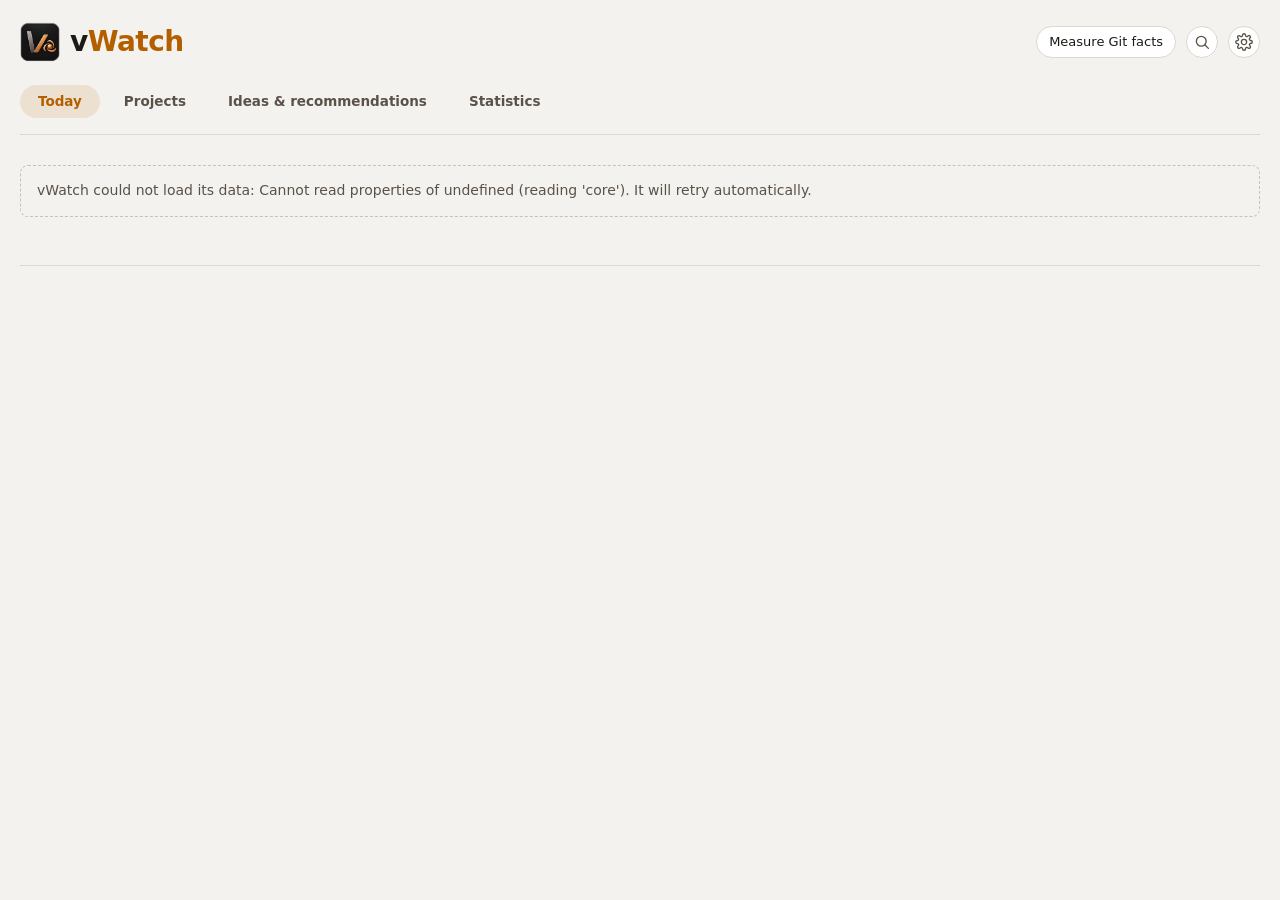
<file: ui/index.html>
<!doctype html>
<html lang="en">
<head>
<meta charset="utf-8">
<meta name="viewport" content="width=device-width, initial-scale=1">
<title>vWatch</title>
<link rel="icon" href="icons/favicon.ico" sizes="16x16 32x32 48x48 64x64">
<link rel="stylesheet" href="app.css">
</head>
<body>
<div class="wrap">
  <header class="top">
    <div class="brand"><h1><img class="brand-icon" src="icons/icon.png" width="40" height="40" alt="">v<span>Watch</span></h1><span class="date" id="date"></span></div>
    <div class="tools">
      <span class="fresh" id="fresh"></span>
      <details class="report-status" id="report-status" hidden>
        <summary id="report-status-summary"></summary>
        <div class="report-status-body" id="report-status-body"></div>
      </details>
      <button class="btn" id="refresh" type="button" data-i18n="Measure Git facts">Measure Git facts</button>
      <button class="icon-btn" type="button" data-search title="Search (Ctrl+K)" data-i18n-title="Search (Ctrl+K)" aria-label="Search" data-i18n-label="Search">
        <svg viewBox="0 0 24 24" width="18" height="18" aria-hidden="true"><circle cx="11" cy="11" r="6.5" fill="none" stroke="currentColor" stroke-width="1.8"/><path d="m16 16 4.5 4.5" fill="none" stroke="currentColor" stroke-width="1.8" stroke-linecap="round"/></svg>
      </button>
      <button class="icon-btn" type="button" data-open-settings title="Settings" data-i18n-title="Settings" aria-label="Settings" data-i18n-label="Settings">
        <svg viewBox="0 0 24 24" width="18" height="18" aria-hidden="true"><path fill="none" stroke="currentColor" stroke-width="1.8" stroke-linecap="round" stroke-linejoin="round" d="M12 15.5a3.5 3.5 0 1 0 0-7 3.5 3.5 0 0 0 0 7Z"/><path fill="none" stroke="currentColor" stroke-width="1.8" stroke-linecap="round" stroke-linejoin="round" d="M19.4 15a1.7 1.7 0 0 0 .3 1.8l.1.1a2 2 0 1 1-2.8 2.8l-.1-.1a1.7 1.7 0 0 0-1.8-.3 1.7 1.7 0 0 0-1 1.5V21a2 2 0 1 1-4 0v-.1a1.7 1.7 0 0 0-1.1-1.5 1.7 1.7 0 0 0-1.8.3l-.1.1a2 2 0 1 1-2.8-2.8l.1-.1a1.7 1.7 0 0 0 .3-1.8 1.7 1.7 0 0 0-1.5-1H3a2 2 0 1 1 0-4h.1a1.7 1.7 0 0 0 1.5-1.1 1.7 1.7 0 0 0-.3-1.8l-.1-.1a2 2 0 1 1 2.8-2.8l.1.1a1.7 1.7 0 0 0 1.8.3H9a1.7 1.7 0 0 0 1-1.5V3a2 2 0 1 1 4 0v.1a1.7 1.7 0 0 0 1 1.5 1.7 1.7 0 0 0 1.8-.3l.1-.1a2 2 0 1 1 2.8 2.8l-.1.1a1.7 1.7 0 0 0-.3 1.8V9a1.7 1.7 0 0 0 1.5 1H21a2 2 0 1 1 0 4h-.1a1.7 1.7 0 0 0-1.5 1Z"/></svg>
      </button>
    </div>
    <nav class="switch" aria-label="Sections" data-i18n-label="Sections">
      <button data-style="handover" aria-pressed="true" type="button" data-i18n="Today">Today</button>
      <button data-style="board" aria-pressed="false" type="button" data-i18n="Projects">Projects</button>
      <button data-style="ideas" aria-pressed="false" type="button" data-i18n="Ideas & recommendations">Ideas & recommendations</button>
      <button data-style="statistics" aria-pressed="false" type="button" data-i18n="Statistics">Statistics</button>
    </nav>
  </header>
  <main id="view"><p class="muted" style="margin-top:40px" data-i18n="Loading …">Loading …</p></main>
  <footer id="foot" class="pagefoot"></footer>
</div>
<div id="panel-root"></div>
<div id="search-root"></div>
<div id="round-root"></div>
<div id="task-root"></div>
<div id="toast" class="toast" role="status" aria-live="polite" hidden></div>
<script type="module" src="app.js"></script>
</body>
</html>
</file>
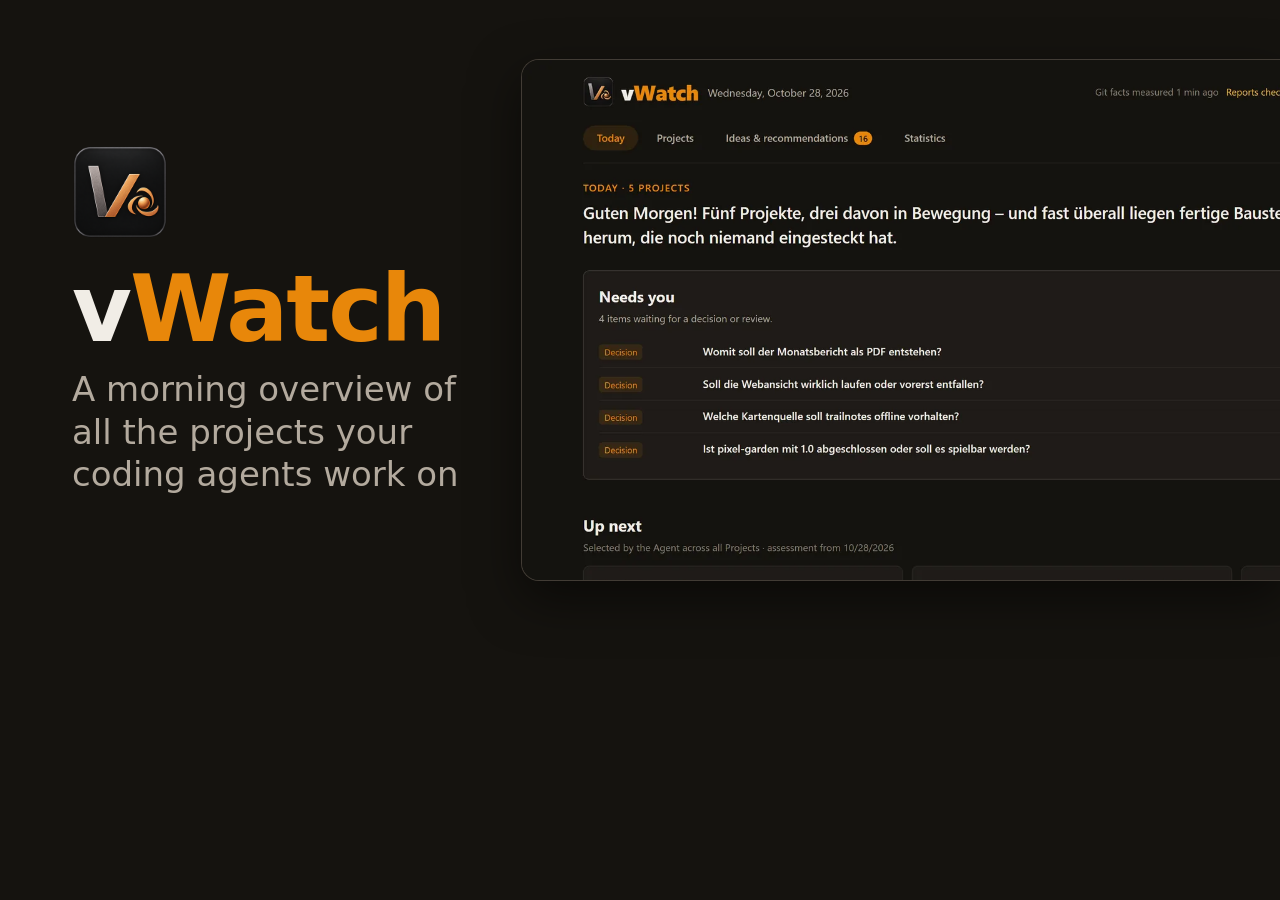
<file: scripts/readme-assets/social.html>
<!doctype html>
<html lang="en">
<head>
<meta charset="utf-8">
<title>vWatch social preview</title>
<style>
  html, body { margin: 0; }
  body {
    width: 1280px; height: 640px; overflow: hidden; box-sizing: border-box;
    background: #15130f; color: #f1ede6;
    font-family: "Segoe UI", system-ui, sans-serif;
    display: grid; grid-template-columns: 470px 1fr; align-items: center;
  }
  .text { padding: 0 0 0 72px; }
  .logo { width: 96px; height: 96px; }
  h1 { font-size: 92px; margin: 20px 0 12px; letter-spacing: -2px; line-height: 1; }
  h1 span { color: #e8870a; }
  p { font-size: 34px; line-height: 1.25; margin: 0; color: #b3aa9e; }
  .shot {
    justify-self: end; width: 760px; height: 520px; margin-right: -2px;
    border-radius: 18px 0 0 18px; overflow: hidden;
    box-shadow: 0 18px 50px rgba(0, 0, 0, .5); border: 1px solid #423c35; border-right: 0;
  }
  .shot img { width: 1100px; display: block; }
</style>
</head>
<body>
  <div class="text">
    <img class="logo" src="../../icons/icon.png" alt="">
    <h1>v<span>Watch</span></h1>
    <p>A morning overview of all the projects your coding agents work on</p>
  </div>
  <div class="shot"><img src="../../.github/assets/today.webp" alt=""></div>
</body>
</html>
</file>
<file: ui/app.css>
/* vWatch: Today, Projects, Ideas and Statistics share project records and owner actions. */
:root {
  --bg: #f4f2ee;
  --surface: #ffffff;
  --surface-2: #ebe7e0;
  --line: #ddd7ce;
  --line-2: #c9c1b5;
  --text: #1d1a16;
  --text-2: #5a5249;
  --text-3: #857b6f;
  --accent: #b35f00;
  --accent-soft: color-mix(in srgb, var(--accent) 12%, transparent);
  --on-accent: #fff8ef;
  --good: #1f8a4f;
  --warn: #a8740a;
  --info: #2f6fb8;
  --bad: #c2433a;
  --scrim: rgba(20, 16, 12, 0.35);
  --font-display: 'Bricolage Grotesque', 'Segoe UI', system-ui, sans-serif;
  --font-body: 'Geist', 'Segoe UI', system-ui, sans-serif;
  --font-mono: 'Geist Mono', ui-monospace, 'Cascadia Code', monospace;
  --r: 8px;
  color-scheme: light;
}
@media (prefers-color-scheme: dark) {
  :root {
    --bg: #15130f; --surface: #1e1b17; --surface-2: #26231e; --line: #2e2a25; --line-2: #423c35;
    --text: #f1ede6; --text-2: #b3aa9e; --text-3: #8a8175;
    --accent: #e8870a; --on-accent: #17110a;
    --good: #5fcf8f; --warn: #e5b53e; --info: #74adf2; --bad: #f28b82;
    --scrim: rgba(0, 0, 0, 0.55);
    color-scheme: dark;
  }
}

* { box-sizing: border-box; }
html, body { margin: 0; }
html { scrollbar-color: var(--line-2) transparent; }
body { background: var(--bg); color: var(--text); font: 15px/1.55 var(--font-body); }
button { font: inherit; color: inherit; }
a { color: var(--accent); }
.wrap { max-width: 1320px; margin: 0 auto; padding-inline: 20px; padding-block: 20px 80px; }
.mono { font-family: var(--font-mono); font-variant-numeric: tabular-nums; }
h1, h2, h3 { font-family: var(--font-display); text-wrap: balance; margin: 0; }
p { margin: 0; }
.muted { color: var(--text-2); }
.faint { color: var(--text-3); }
:focus-visible { outline: 2px solid var(--accent); outline-offset: 2px; }

/* top bar */
.top { display: flex; flex-wrap: wrap; align-items: center; gap: 12px 20px; justify-content: space-between; padding-bottom: 16px; border-bottom: 1px solid var(--line); }
.brand { display: flex; align-items: center; gap: 12px; flex-wrap: wrap; }
.brand h1 { display: inline-flex; align-items: center; font-size: 28px; font-weight: 800; letter-spacing: -0.02em; }
.brand-icon { flex: none; margin-right: 10px; }
.brand h1 span { color: var(--accent); }
.brand .date { color: var(--text-2); font-size: 14px; }
.tools { display: flex; align-items: center; gap: 10px; flex-wrap: wrap; }
.fresh { font-size: 12.5px; color: var(--text-3); }
.btn { border: 1px solid var(--line); background: var(--surface); border-radius: 999px; padding: 5px 12px; cursor: pointer; font-size: 13px; }
.btn:hover { border-color: var(--line-2); }
.btn[disabled] { opacity: .6; cursor: progress; }
.switch { display: inline-flex; background: var(--surface-2); border-radius: 999px; padding: 3px; gap: 2px; }
.switch button { border: 0; background: transparent; padding: 6px 14px; border-radius: 999px; cursor: pointer; font-size: 13.5px; color: var(--text-2); }
.switch button[aria-pressed="true"] { background: var(--surface); color: var(--text); box-shadow: 0 1px 2px rgba(0,0,0,.15); }

/* building blocks */
.mod { margin-top: 44px; min-width: 0; }
.mod-head { display: flex; align-items: start; justify-content: space-between; gap: 16px; margin-bottom: 14px; }
.mod-head > div { min-width: 0; }
.mod-head .mod-toggle { margin-top: 4px; flex-shrink: 0; }
.mod-head h2 { font-size: 21px; font-weight: 700; letter-spacing: -0.01em; }
.mod-head .sub { font-size: 13px; color: var(--text-3); margin-top: 2px; font-family: var(--font-body); font-weight: 400; }
.mod-toggle { border: 1px solid var(--line); background: transparent; color: var(--text-2); cursor: pointer; font-size: 12px; padding: 3px 8px; border-radius: 6px; white-space: nowrap; }
.mod-toggle:hover { color: var(--text); background: var(--surface-2); }
.mod.is-collapsed .mod-head { margin-bottom: 0; }
.recent-controls { display: flex; align-items: baseline; justify-content: space-between; gap: 8px 16px; flex-wrap: wrap; font-size: 12px; margin-bottom: 10px; }

.fb { display: inline-flex; gap: 4px; flex-shrink: 0; flex-wrap: wrap; }
.fb button { border: 1px solid var(--line); background: transparent; border-radius: 999px; padding: 2px 10px; font-size: 12px; color: var(--text-3); cursor: pointer; }
.fb button:hover { border-color: var(--line-2); color: var(--text-2); }
.fb button[aria-pressed="true"][data-v="up"] { background: color-mix(in srgb, var(--good) 16%, transparent); border-color: var(--good); color: var(--good); }
.fb button[aria-pressed="true"][data-v="down"] { background: color-mix(in srgb, var(--bad) 14%, transparent); border-color: var(--bad); color: var(--bad); }
.fb button[aria-pressed="true"][data-v="later"] { background: color-mix(in srgb, var(--info) 14%, transparent); border-color: var(--info); color: var(--info); }

.dot { width: 9px; height: 9px; border-radius: 50%; display: inline-block; flex-shrink: 0; }
.plink { border: 0; background: none; padding: 0; cursor: pointer; font-weight: 600; color: var(--text); display: inline-flex; align-items: center; gap: 6px; text-align: left; }
.plink:hover { color: var(--accent); }
.pill { display: inline-flex; align-items: center; gap: 5px; font-size: 11.5px; padding: 1px 8px; border-radius: 999px; border: 1px solid currentColor; white-space: nowrap; letter-spacing: 0.02em; }
.pill.active { color: var(--good); } .pill.cooling { color: var(--warn); } .pill.dormant { color: var(--text-3); } .pill.done, .pill.maintenance { color: var(--info); } .pill.unknown { color: var(--text-3); }
.pill.new { color: var(--accent); border-color: var(--accent); background: var(--accent-soft); }
.tag { font-size: 11.5px; padding: 1px 7px; border-radius: 4px; background: var(--surface-2); color: var(--text-2); white-space: nowrap; }
.tag.bad { background: color-mix(in srgb, var(--bad) 14%, transparent); color: var(--bad); }
.tag.warn { background: color-mix(in srgb, var(--warn) 16%, transparent); color: var(--warn); }
.tag.good { background: color-mix(in srgb, var(--good) 14%, transparent); color: var(--good); }
details > summary { cursor: pointer; list-style: none; }
details > summary::-webkit-details-marker { display: none; }
.more { border: 0; background: none; color: var(--accent); cursor: pointer; padding: 4px 0; font-size: 13.5px; }
.note { padding: 14px 16px; border: 1px dashed var(--line-2); border-radius: var(--r); color: var(--text-2); font-size: 14px; }
.note code, .empty code { font-family: var(--font-mono); font-size: 13px; background: var(--surface-2); padding: 1px 5px; border-radius: 4px; }

/* Style: handover */
.greet { margin-top: 22px; }
.greet .kicker { font-size: 13px; letter-spacing: 0.08em; text-transform: uppercase; color: var(--accent); font-weight: 600; display: flex; gap: 8px; align-items: center; }
.greet h2 { font-family: var(--font-body); font-size: 22px; font-weight: 500; line-height: 1.45; letter-spacing: -0.01em; margin-top: 6px; max-width: 980px; text-wrap: pretty; }
.greet + .mod { margin-top: 28px; }
.focus { display: grid; grid-template-columns: repeat(auto-fit, minmax(260px, 1fr)); gap: 12px; }
.focus .item { display: grid; grid-template-columns: 28px 1fr; gap: 10px; padding: 16px; background: var(--surface); border: 1px solid var(--line); border-radius: var(--r); align-content: start; }
.focus .n { font-family: var(--font-display); font-weight: 800; font-size: 26px; color: var(--accent); line-height: 1; }
.focus .t { font-weight: 600; font-size: 16px; line-height: 1.35; }
.focus .meta { display: flex; gap: 8px; align-items: center; flex-wrap: wrap; margin-top: 6px; font-size: 13.5px; }
.focus .why { font-size: 13.5px; color: var(--text-2); margin-top: 6px; }

.tiles { display: grid; grid-template-columns: repeat(auto-fill, minmax(280px, 1fr)); gap: 12px; }
.tile { background: var(--surface); border: 1px solid var(--line); border-radius: var(--r); padding: 16px; display: grid; grid-template-rows: auto 1fr auto auto; gap: 10px; cursor: pointer; text-align: left; min-width: 0; transition: border-color .12s ease, transform .12s ease; }
.tile:hover { border-color: var(--line-2); transform: translateY(-1px); }
.tile .h { display: flex; justify-content: space-between; align-items: center; gap: 8px; }
.tile .name { font-family: var(--font-display); font-weight: 700; font-size: 17px; display: flex; align-items: center; gap: 8px; min-width: 0; }
.tile .pills { display: flex; gap: 6px; }
.tile .voice { font-style: italic; color: var(--text-2); font-size: 14.5px; line-height: 1.5; display: -webkit-box; -webkit-line-clamp: 4; -webkit-box-orient: vertical; overflow: hidden; }
.tile .badges { display: flex; flex-wrap: wrap; gap: 5px; }
.tile .tfoot { display: grid; grid-template-columns: minmax(0, 1fr) auto; gap: 12px; align-items: center; font-size: 12.5px; color: var(--text-3); }
.tile .tfoot > span { white-space: normal; overflow-wrap: anywhere; text-align: left; }
.tag.ask { background: var(--accent-soft); color: var(--accent); }
.tile .spark { height: 22px; }

.duo { display: grid; grid-template-columns: repeat(2, minmax(0, 1fr)); gap: 0 48px; align-items: start; }
.duo > :only-child { grid-column: 1 / -1; }
.duo > .aside { position: sticky; top: 0; }
@media (max-width: 980px) { .duo { grid-template-columns: minmax(0, 1fr); } }
.groups { display: grid; gap: 18px; }
.group-h { display: flex; align-items: center; gap: 8px; font-size: 14px; }
.group-h .count { font-size: 11.5px; font-family: var(--font-mono); color: var(--text-3); background: var(--surface-2); border-radius: 999px; padding: 0 7px; }
.qs { margin: 4px 0 0; padding-left: 20px; display: grid; gap: 4px; font-size: 14.5px; }
.qs li::marker { color: var(--text-3); }
.group details .more { padding: 2px 0 0 20px; font-size: 13px; }
.events { display: grid; }
.day-h { font-family: var(--font-mono); font-size: 12px; color: var(--text-3); margin: 16px 0 2px; letter-spacing: 0.04em; }
.events > .day-h:first-child { margin-top: 0; }
.ev-item summary, .ev-item .sum { display: flex; justify-content: space-between; align-items: baseline; gap: 12px; padding: 5px 0; }
.ev-item .t { font-weight: 500; font-size: 14.5px; }
.ev-item summary:hover .t { color: var(--accent); }
.ev-item .pmark { display: inline-flex; align-items: center; gap: 6px; font-size: 12.5px; color: var(--text-3); white-space: nowrap; }
.ev-item p { font-size: 13.5px; color: var(--text-2); padding: 0 0 8px; }
.events + .more { margin-top: 6px; }

.list { display: grid; gap: 2px; }
.row { display: grid; grid-template-columns: minmax(0, 1fr) auto; gap: 4px 14px; padding: 8px 0; min-width: 0; }
.row .t { font-weight: 500; }
.row .d { grid-column: 1 / -1; font-size: 13.5px; color: var(--text-2); overflow-wrap: anywhere; }
.row .badges:empty { display: none; }
.row.resting .t .plink { font-weight: 600; }
.safety { width: 100%; border-collapse: collapse; font-size: 14px; }
.safety th { text-align: left; font-weight: 500; font-size: 12px; color: var(--text-3); padding: 6px 10px 6px 0; border-bottom: 1px solid var(--line); }
.safety td { padding: 9px 10px 9px 0; vertical-align: top; }
.safety td .faint { font-size: 12.5px; }
.tablewrap { overflow-x: auto; }
.cards2 { display: grid; gap: 10px; }
.cards3 { display: grid; grid-template-columns: repeat(auto-fill, minmax(300px, 1fr)); gap: 12px; }
.idea { background: var(--surface); border: 1px solid var(--line); border-radius: var(--r); padding: 14px 16px; display: grid; gap: 6px; min-width: 0; align-content: start; }
.idea .kind { font-size: 11px; letter-spacing: 0.07em; text-transform: uppercase; color: var(--text-3); font-weight: 600; }
.idea .h { display: flex; justify-content: space-between; align-items: start; gap: 10px; }
.idea .t { font-weight: 600; }
.idea .why { font-size: 14px; color: var(--text-2); }
.idea .ev { font-size: 12.5px; color: var(--text-3); font-family: var(--font-mono); overflow-wrap: anywhere; }
.idea .foot { display: flex; justify-content: space-between; align-items: center; gap: 8px; flex-wrap: wrap; margin-top: 4px; }
.idea .who { display: flex; gap: 10px; flex-wrap: wrap; align-items: center; }
.idea .mynote { font-size: 13px; color: var(--text-2); border-left: 2px solid var(--line-2); padding-left: 8px; }
.noteform { border-style: dashed; }
.inrow { display: flex; gap: 6px; flex-wrap: wrap; align-items: center; margin-top: 6px; }
.inrow input, .project-editor > input { flex: 1 1 220px; min-width: 0; border: 1px solid var(--line-2); background: var(--surface); color: var(--text); border-radius: 6px; padding: 6px 10px; font: inherit; font-size: 14px; }
.inrow input:focus, .project-editor > input:focus { outline: 2px solid color-mix(in srgb, var(--accent) 45%, transparent); outline-offset: 0; border-color: var(--accent); }
.qs .q .qrow { display: grid; grid-template-columns: minmax(0, 1fr) auto; gap: 12px; align-items: baseline; }
.qs .q .qa { display: inline-flex; gap: 10px; opacity: 0; transition: opacity .12s ease; white-space: nowrap; }
.qs .q:hover .qa, .qs .q:focus-within .qa { opacity: 1; }
@media (hover: none) { .qs .q .qa { opacity: 1; } }
.qs .q .qa button { border: 0; background: none; padding: 0; font: inherit; font-size: 12.5px; color: var(--accent); cursor: pointer; }
.qs .q .qa button:hover { text-decoration: underline; }
.qs .q .qsrc { font-size: 12px; color: var(--text-3); overflow-wrap: anywhere; }
.qs .q.replied .qt { color: var(--text-3); text-decoration: line-through; text-decoration-color: var(--line-2); }
.qs .q .qr { font-size: 13px; color: var(--text-2); }
.focus .check { border: 1px solid var(--line); background: transparent; border-radius: 999px; padding: 1px 9px; font-size: 12px; color: var(--text-3); cursor: pointer; margin-left: auto; }
.focus .check:hover { border-color: var(--line-2); color: var(--text-2); }
.focus .check[aria-pressed="true"] { border-color: var(--good); color: var(--good); background: color-mix(in srgb, var(--good) 12%, transparent); }
.focus .item.done .t, .focus .item.done .why { color: var(--text-3); }
.focus .item.done .t { text-decoration: line-through; text-decoration-color: var(--line-2); }
.sev-risk { color: var(--bad); } .sev-warn { color: var(--warn); } .sev-info { color: var(--info); }

/* Style: board */
.kpis { display: grid; grid-template-columns: repeat(auto-fit, minmax(160px, 1fr)); gap: 10px; }
.kpi { background: var(--surface); border: 1px solid var(--line); border-radius: var(--r); padding: 12px 14px; }
.kpi .v { font-family: var(--font-display); font-weight: 800; font-size: 30px; line-height: 1.1; }
.kpi .l { font-size: 13px; color: var(--text-2); }
.kpi.bad .v { color: var(--bad); } .kpi.warn .v { color: var(--warn); } .kpi.ok .v { color: var(--good); }
.attn-bar { display: flex; height: 14px; border-radius: 4px; overflow: hidden; background: var(--surface-2); }
.attn-bar span { display: block; height: 100%; }
.attn-legend { display: flex; flex-wrap: wrap; gap: 6px 14px; margin-top: 8px; font-size: 12.5px; color: var(--text-2); }
.attn-legend span { display: inline-flex; align-items: center; gap: 5px; }
.board { display: grid; grid-template-columns: minmax(0, 1fr) 340px; gap: 24px; align-items: start; }
@media (max-width: 960px) { .board { grid-template-columns: 1fr; } }
.grid { display: grid; grid-template-columns: repeat(auto-fill, minmax(270px, 1fr)); gap: 12px; }
.card { background: var(--surface); border: 1px solid var(--line); border-radius: var(--r); padding: 14px; display: grid; gap: 8px; cursor: pointer; text-align: left; align-content: start; min-width: 0; }
.card:hover { border-color: var(--line-2); }
.card .h { display: flex; justify-content: space-between; align-items: center; gap: 8px; }
.card .name { font-family: var(--font-display); font-weight: 700; font-size: 18px; display: flex; align-items: center; gap: 8px; min-width: 0; }
.card .hl { font-size: 14px; font-weight: 500; }
.card .badges { display: flex; flex-wrap: wrap; gap: 5px; }
.card .next { font-size: 13px; color: var(--text-2); border-top: 1px solid var(--line); padding-top: 8px; display: grid; gap: 4px; }
.card .next b { color: var(--text); font-weight: 500; }
.card .stats { display: flex; justify-content: space-between; font-size: 12px; color: var(--text-3); }
.side .mod { margin-top: 44px; }
.side .focus { grid-template-columns: minmax(0, 1fr); }
.spark { display: block; width: 100%; height: 38px; }

/* drawer */
.scrim { position: fixed; inset: 0; background: var(--scrim); z-index: 20; }
.drawer { position: fixed; top: 0; right: 0; bottom: 0; width: min(680px, 100%); background: var(--bg); border-left: 1px solid var(--line); z-index: 21; overflow-y: auto; padding: 18px 22px 60px; }
.drawer .close { position: sticky; top: 0; float: right; border: 1px solid var(--line); background: var(--surface); border-radius: 999px; padding: 4px 12px; cursor: pointer; font-size: 13px; z-index: 1; }
.drawer h2.pname { font-size: 30px; font-weight: 800; letter-spacing: -0.02em; display: flex; align-items: center; gap: 10px; flex-wrap: wrap; }
.drawer .mod { margin-top: 26px; }
.drawer .mod-head h2 { font-size: 17px; }
.say { margin-top: 14px; padding: 12px 14px; border-left: 3px solid var(--accent); background: var(--surface); border-radius: 0 var(--r) var(--r) 0; font-style: italic; color: var(--text-2); }
.statusbar { display: flex; flex-wrap: wrap; gap: 8px; align-items: center; margin-top: 14px; }
.statusbar .seg { display: inline-flex; background: var(--surface-2); border-radius: 999px; padding: 3px; gap: 2px; }
.statusbar .seg button { border: 0; background: transparent; padding: 4px 12px; border-radius: 999px; cursor: pointer; font-size: 13px; color: var(--text-2); }
.statusbar .seg button[aria-pressed="true"] { background: var(--surface); color: var(--text); box-shadow: 0 1px 2px rgba(0,0,0,.15); }
.statusbar input { flex: 1 1 200px; min-width: 0; border: 1px solid var(--line); background: var(--surface); color: var(--text); border-radius: 6px; padding: 5px 10px; font: inherit; font-size: 13.5px; }
.timeline { list-style: none; margin: 0; padding: 0; display: grid; }
.timeline li { display: grid; grid-template-columns: 92px 14px 1fr; gap: 8px; align-items: start; font-size: 14px; }
.timeline .when { font-family: var(--font-mono); font-size: 12px; color: var(--text-3); padding-top: 2px; }
.timeline .rail { position: relative; height: 100%; min-height: 28px; }
.timeline .rail::before { content: ''; position: absolute; left: 6px; top: 0; bottom: 0; width: 2px; background: var(--line); }
.timeline .rail::after { content: ''; position: absolute; left: 2px; top: 6px; width: 10px; height: 10px; border-radius: 50%; background: var(--accent); }
.timeline li:first-child .rail::before { top: 8px; }
.timeline li:last-child .rail::before { bottom: calc(100% - 8px); }
.timeline .what { padding-bottom: 10px; }
.feat { display: flex; flex-wrap: wrap; gap: 6px; }
.feat span { font-size: 13px; background: var(--surface); border: 1px solid var(--line); border-radius: 999px; padding: 3px 10px; }
.prog { height: 8px; background: var(--surface-2); border-radius: 4px; overflow: hidden; margin: 8px 0 4px; }
.prog span { display: block; height: 100%; background: var(--accent); }
.parkform { display: flex; gap: 8px; margin-bottom: 12px; }
.parkform input { flex: 1 1 200px; min-width: 0; border: 1px solid var(--line); background: var(--surface); color: var(--text); border-radius: 6px; padding: 6px 10px; font: inherit; font-size: 14px; }
.weekgrid { display: grid; grid-template-columns: repeat(auto-fit, minmax(180px, 1fr)); gap: 12px 20px; }
.weekgrid h3 { font-size: 12px; letter-spacing: 0.07em; text-transform: uppercase; color: var(--text-3); margin: 0 0 6px; font-weight: 600; }
.bullets { margin: 0; padding-left: 18px; display: grid; gap: 4px; font-size: 14px; color: var(--text-2); }
.kv { display: grid; grid-template-columns: max-content 1fr; gap: 4px 14px; font-size: 13.5px; }
.kv dt { color: var(--text-3); } .kv dd { margin: 0; overflow-wrap: anywhere; }

.pagefoot { margin-top: 48px; padding-top: 16px; border-top: 1px solid var(--line); font-size: 13px; color: var(--text-3); display: flex; flex-wrap: wrap; gap: 8px 16px; align-items: center; }
.pagefoot button { border: 0; background: none; color: var(--accent); cursor: pointer; padding: 0; font-size: 13px; }
.empty { margin-top: 40px; max-width: 640px; display: grid; gap: 12px; }
.empty h2 { font-size: 28px; }
.toast { position: fixed; left: 50%; bottom: 20px; transform: translateX(-50%); background: var(--text); color: var(--bg); padding: 8px 16px; border-radius: 999px; font-size: 13.5px; z-index: 30; display: flex; gap: 12px; align-items: center; max-width: calc(100% - 32px); }
[hidden] { display: none !important; }
.toast button { border: 0; background: none; color: var(--accent); cursor: pointer; font-weight: 600; padding: 0; }

@media (prefers-reduced-motion: no-preference) {
  .drawer { animation: slide .18s ease-out; }
  @keyframes slide { from { transform: translateX(24px); opacity: .6; } to { transform: none; opacity: 1; } }
}

/* controls added for the desktop app */
.icon-btn { border: 1px solid var(--line); background: var(--surface); border-radius: 999px; width: 32px; height: 32px; display: inline-grid; place-items: center; cursor: pointer; color: var(--text-2); padding: 0; }
.icon-btn:hover { border-color: var(--line-2); color: var(--text); }
.linkish { border: 0; background: none; padding: 0; color: var(--accent); cursor: pointer; font: inherit; text-align: left; }
.linkish:hover { text-decoration: underline; }
.linkish.faint { color: var(--text-3); font-size: 13px; }
.btn.primary { background: var(--accent); border-color: var(--accent); color: var(--on-accent); font-weight: 600; }
.btn.primary:hover { filter: brightness(1.06); }
.btn.danger { border-color: var(--bad); color: var(--bad); }
.btn[disabled] { opacity: .5; cursor: default; }
.actions { display: flex; flex-wrap: wrap; gap: 8px; margin-top: 14px; }
.empty .kicker { font-size: 13px; letter-spacing: 0.08em; text-transform: uppercase; color: var(--accent); font-weight: 600; }
.empty .btn { padding: 8px 16px; font-size: 14px; }

.disc { margin-top: 16px; background: var(--surface); border: 1px solid var(--line); border-radius: var(--r); padding: 12px 14px; }
.disc-head { display: flex; justify-content: space-between; gap: 10px; flex-wrap: wrap; font-size: 13px; color: var(--text-2); margin-bottom: 6px; }
.disc-head .mono { font-size: 12px; overflow-wrap: anywhere; }
.disc-list { display: grid; max-height: 340px; overflow-y: auto; }
.disc-row { display: grid; grid-template-columns: 20px minmax(0, 1fr) auto; gap: 10px; align-items: center; padding: 7px 0; border-top: 1px solid var(--line); cursor: pointer; font-size: 14px; }
.disc-row input { accent-color: var(--accent); width: 16px; height: 16px; margin: 0; }
.disc-row .t { font-weight: 500; overflow-wrap: anywhere; }
.disc-row .faint { font-size: 12.5px; }
.disc-msg { margin-top: 14px; font-size: 14px; }

.panel .mod-head .sub code { font-size: 12px; }
.plist { display: grid; }
.prow { display: flex; justify-content: space-between; align-items: center; gap: 12px; padding: 9px 0; border-top: 1px solid var(--line); flex-wrap: wrap; }
.prow:last-child { border-bottom: 1px solid var(--line); }
.prow .pmain { min-width: 0; flex: 1 1 260px; }
.prow .pname-s { display: flex; align-items: center; gap: 8px; }
.prow .d { font-size: 12px; color: var(--text-3); overflow-wrap: anywhere; margin-top: 2px; }
.prow .linkish { font-size: 13px; color: var(--text-3); }
.prow .linkish:hover { color: var(--bad); }
.project-actions { display: flex; align-items: center; gap: 12px; }
.project-editor { display: grid; gap: 6px; flex: 1 0 100%; min-width: 0; padding: 8px 0 4px; }
.project-editor label { font-size: 13px; font-weight: 500; color: var(--text-2); }
.project-editor > input { width: 100%; }
.project-editor .inrow { margin: 0; flex-wrap: wrap; }
.project-editor .inrow input { flex: 1 1 260px; }
.project-editor .actions { margin-top: 6px; }
.project-editor .project-edit-error { margin: 2px 0; font-size: 13px; }
.confirm { display: flex; gap: 8px; align-items: center; flex-wrap: wrap; font-size: 13px; color: var(--text-2); }

.setting { display: flex; justify-content: space-between; align-items: center; gap: 16px; padding: 10px 0; }
.setting .t, .setting-block .t { font-weight: 500; }
.setting select { min-width: 144px; min-height: 38px; padding: 7px 10px; border: 1px solid var(--line); border-radius: 7px; color: var(--text); background: var(--bg); font: inherit; }
.setting .d, .setting-block .d { font-size: 13px; color: var(--text-3); margin-top: 2px; }
.setting-block { margin-top: 14px; }
.toggle { flex-shrink: 0; width: 42px; height: 24px; border-radius: 999px; border: 1px solid var(--line-2); background: var(--surface-2); position: relative; cursor: pointer; padding: 0; }
.toggle span { position: absolute; top: 2px; left: 2px; width: 18px; height: 18px; border-radius: 50%; background: var(--text-3); transition: transform .15s ease, background .15s ease; }
.toggle[aria-checked="true"] { background: var(--accent); border-color: var(--accent); }
.toggle[aria-checked="true"] span { transform: translateX(18px); background: var(--on-accent); }
.copyline { display: flex; gap: 8px; align-items: center; margin-top: 8px; }
.copyline code { flex: 1; min-width: 0; font-size: 12px; background: var(--surface); border: 1px solid var(--line); border-radius: 6px; padding: 6px 10px; white-space: normal; overflow-wrap: anywhere; }

/* handbook: how to start a project, how it is built, where things are */
.hb-sec { margin-top: 14px; }
.hb-sec h3 { font-family: var(--font-body); font-size: 12px; letter-spacing: .06em; text-transform: uppercase; color: var(--text-3); font-weight: 600; margin-bottom: 6px; }
.hb-sec .kv { grid-template-columns: minmax(0, 16em) minmax(0, 1fr); }
.hb-sec .kv dt.mono { font-size: 12.5px; color: var(--text-2); overflow-wrap: anywhere; }
.hb-sec .kv dt.term { color: var(--text); font-weight: 600; }
.hb-runs { display: grid; gap: 12px; }
.hb-run { display: grid; gap: 4px; min-width: 0; font-size: 13.5px; }
.hb-run .w { color: var(--text-2); display: flex; flex-wrap: wrap; gap: 4px 8px; align-items: baseline; }
.hb-in { font-size: 11.5px; }
.hb-run .cmd { display: flex; gap: 10px; align-items: flex-start; min-width: 0; }
.hb-run code .nb { white-space: nowrap; }
.hb-run .cmd .linkish { flex: none; font-size: 12.5px; padding-top: 4px; }
.timeline.chron li { grid-template-columns: 124px 14px 1fr; }
.hb-run code { flex: 1 1 auto; min-width: 0; font-size: 12.5px; line-height: 1.6; background: var(--surface); border: 1px solid var(--line); border-radius: 6px; padding: 3px 9px; white-space: pre-wrap; overflow-wrap: anywhere; }
.hb-arch { font-size: 14px; color: var(--text-2); }
.hb-inst { font-size: 13.5px; margin-bottom: 6px; overflow-wrap: anywhere; }
.hb-inst .mono { font-size: 12px; }
.since { margin-top: 16px; padding: 12px 14px; border: 1px solid color-mix(in srgb, var(--accent) 35%, var(--line)); background: var(--accent-soft); border-radius: var(--r); font-size: 14px; }
.since-h { display: flex; flex-wrap: wrap; gap: 2px 10px; align-items: baseline; margin-bottom: 6px; }
.since-h .linkish { margin-left: auto; }

/* handing a task to a coding agent */
.task { font-size: 12.5px; white-space: nowrap; }
.taskrow { margin-top: 8px; }
.taskrow time { display: block; margin-bottom: 6px; font-size: 12px; }

/* search */
#search-root .scrim { z-index: 30; }
.search { position: fixed; top: 10vh; left: 50%; transform: translateX(-50%); width: min(680px, calc(100% - 32px)); max-height: 76vh; display: flex; flex-direction: column; background: var(--bg); border: 1px solid var(--line-2); border-radius: 12px; z-index: 31; box-shadow: 0 20px 60px rgba(0, 0, 0, .35); overflow: hidden; }
.search input { font: inherit; font-size: 17px; padding: 14px 16px; border: 0; border-bottom: 1px solid var(--line); background: var(--surface); color: var(--text); outline: none; }
.sresults { overflow-y: auto; padding: 6px; }
.sempty { padding: 14px 10px; font-size: 14px; }
.sres { display: grid; gap: 2px; width: 100%; text-align: left; border: 0; background: transparent; padding: 8px 10px; border-radius: 8px; cursor: pointer; }
.sres[aria-selected="true"], .sres:hover { background: var(--surface-2); }
.sres .w { font-size: 12px; color: var(--text-3); display: flex; gap: 6px; align-items: center; }
.sres .w b { color: var(--text-2); font-weight: 600; }
.sres .x { font-size: 14px; overflow-wrap: anywhere; }
.sres mark { background: var(--accent-soft); color: var(--accent); border-radius: 3px; padding: 0 1px; }
.shint { font-size: 12px; padding: 8px 14px; border-top: 1px solid var(--line); }

/* answer suggestions and the decision round */
.qopts { display: flex; flex-wrap: wrap; gap: 6px; margin: 6px 0 2px; }
.opt { border: 1px solid var(--line); background: var(--surface); border-radius: 999px; padding: 2px 10px; font-size: 12.5px; cursor: pointer; color: var(--text-2); }
.opt:hover { border-color: var(--accent); color: var(--accent); }
.round-start { margin-bottom: 12px; }
#round-root .scrim { z-index: 30; }
.round { position: fixed; top: 8vh; left: 50%; transform: translateX(-50%); width: min(640px, calc(100% - 32px)); max-height: 84vh; overflow-y: auto; background: var(--bg); border: 1px solid var(--line-2); border-radius: 12px; z-index: 31; box-shadow: 0 20px 60px rgba(0, 0, 0, .35); padding: 16px 20px 20px; display: grid; gap: 12px; }
.round .rhead { display: flex; justify-content: space-between; align-items: baseline; font-size: 13px; }
.round .rprog { height: 4px; background: var(--surface-2); border-radius: 2px; overflow: hidden; }
.round .rprog span { display: block; height: 100%; background: var(--accent); }
.round .rproj { display: flex; gap: 8px; align-items: center; font-size: 14px; flex-wrap: wrap; }
.round h3 { font-size: 21px; line-height: 1.3; }
.ropts { display: grid; gap: 8px; }
.ropt { display: grid; grid-template-columns: 24px 1fr; gap: 10px; text-align: left; border: 1px solid var(--line); background: var(--surface); border-radius: var(--r); padding: 10px 12px; cursor: pointer; }
.ropt:hover { border-color: var(--accent); }
.ropt .k { color: var(--accent); font-size: 13px; padding-top: 2px; }
.ropt > span:last-child { display: grid; gap: 2px; }
.ropt .muted { font-size: 13.5px; }
/* the agent's recommended answer and how long an item has waited */
.opt.rec, .ropt.rec { border-color: var(--accent); }
.rec-l { color: var(--accent); font-size: 11.5px; font-weight: 600; }
.ropt .rec-l { justify-self: start; }
.q-age { font-size: 12px; font-weight: 400; white-space: nowrap; }
.round .actions { display: flex; gap: 8px; flex-wrap: wrap; }
.goal { font-size: 13px; overflow-wrap: anywhere; }
.bad-t { color: var(--bad); }
.goalbar { margin-top: 6px; }
.goalbar #goal-text { flex: 1; min-width: 160px; }
.goalbar #goal-due { flex: 0 0 auto; }
.round .qsrc { font-size: 12.5px; color: var(--text-3); }

/* Report checks stay secondary to the actual project content. */
.report-status { --run-color: var(--text-3); position: relative; font-size: 12.5px; }
.report-status[data-state="failed"] { --run-color: var(--bad); }
.report-status[data-state="stalled"], .report-status[data-state="incomplete"] { --run-color: var(--warn); }
.report-status[data-state="running"] { --run-color: var(--info); }
.report-status > summary { color: var(--run-color); padding: 4px 0; cursor: pointer; list-style: none; }
.report-status > summary::-webkit-details-marker { display: none; }
.report-status > summary::after { content: '\25BE'; display: inline-block; margin-left: 5px; }
.report-status[open] > summary::after { transform: rotate(180deg); }
.report-status-body { position: absolute; top: calc(100% + 8px); left: 0; z-index: 12; width: min(420px, calc(100vw - 40px)); max-height: min(65vh, 520px); overflow: auto; display: grid; gap: 10px; padding: 16px; background: var(--surface); border: 1px solid var(--line-2); border-radius: var(--r); box-shadow: 0 8px 28px rgba(0,0,0,.16); color: var(--text-2); font-size: 13px; line-height: 1.5; overflow-wrap: anywhere; }
.report-status-body .btn { justify-self: start; white-space: normal; text-align: left; }
.report-status-body .plink { font-weight: 500; }
.report-status-problems { margin: 0; padding-left: 18px; display: grid; gap: 6px; }
.report-status-problems li::marker { color: var(--run-color); }
.task-history > summary::before, .acknowledged-warnings > summary::before { content: '\25B8'; display: inline-block; margin-right: 6px; }
.task-history[open] > summary::before, .acknowledged-warnings[open] > summary::before { transform: rotate(90deg); }

/* meaningful changes since the owner's last visit */
.digest-empty { margin-top: 12px; font-size: 12.5px; }
.digest-summary { display: grid; gap: 8px; color: var(--text-2); font-size: 13px; margin-bottom: 8px; }
.digest-summary .linkish { margin-left: auto; font-size: inherit; }
.digest-items { display: grid; }
.digest-items .change-item { min-width: 0; padding: 9px 0; border-top: 1px solid var(--line); font-size: 14px; overflow-wrap: anywhere; }
.digest-items .change-item .h { display: flex; flex-wrap: wrap; align-items: baseline; gap: 4px 8px; }
.digest-items .change-item .muted, .digest-items .change-item .faint { font-size: 12.5px; }
.change-kind { display: inline-block; border-radius: 4px; padding: 1px 6px; background: var(--surface-2); color: var(--text-2); font-size: 11.5px; line-height: 1.5; vertical-align: baseline; }

/* tracked handoffs and the owner's review */
.tracked-task { overflow-wrap: anywhere; }
.tracked-task .h { flex-wrap: wrap; }
.task-status { display: inline-flex; align-items: center; width: fit-content; flex-shrink: 0; border: 1px solid currentColor; border-radius: 999px; padding: 1px 8px; color: var(--text-3); font-size: 11.5px; line-height: 1.5; }
.task-status[data-status="review"], .tracked-task[data-status="review"] .task-status { color: var(--accent); background: var(--accent-soft); }
.task-status[data-status="blocked"], .tracked-task[data-status="blocked"] .task-status { color: var(--warn); background: color-mix(in srgb, var(--warn) 10%, transparent); }
.task-status[data-status="assigned"], .tracked-task[data-status="assigned"] .task-status { color: var(--info); }
.task-status[data-status="done"], .tracked-task[data-status="done"] .task-status { color: var(--good); }
.task-status[data-status="cancelled"], .tracked-task[data-status="cancelled"] .task-status { color: var(--text-3); }
.task-result { padding: 8px 10px; border-left: 2px solid var(--line-2); background: var(--surface-2); border-radius: 0 4px 4px 0; color: var(--text-2); font-size: 13px; }
.task-result .t, .task-result strong { color: var(--text); }
.task-result p + p { margin-top: 4px; }
.task-actions { display: flex; flex-wrap: wrap; align-items: center; gap: 6px; margin-top: 4px; }
.task-actions .btn { padding: 3px 10px; font-size: 12.5px; }
.task-history { margin-top: 10px; font-size: 13px; color: var(--text-2); }
.task-history > summary { color: var(--text-3); width: fit-content; }
.task-history[open] > summary { margin-bottom: 10px; }
.task-history .tracked-task + .tracked-task { margin-top: 8px; }

/* postponement and acknowledged warnings remain easy to undo */
.snooze-picker { font-size: 12px; color: var(--text-2); min-width: 0; }
.snooze-picker > summary { color: var(--accent); width: fit-content; }
.snooze-options { display: flex; flex-wrap: wrap; align-items: center; gap: 6px; padding: 8px 0 2px; }
.snooze-options label { display: inline-flex; flex-wrap: wrap; align-items: center; gap: 6px; }
.snooze-options input, .snooze-options select { min-width: 0; max-width: 100%; border: 1px solid var(--line-2); border-radius: 6px; padding: 3px 7px; background: var(--surface); color: var(--text); font: inherit; }
.snooze-options .btn { font-size: 12px; padding: 2px 9px; }
.acknowledged-warnings { margin-top: 10px; color: var(--text-3); font-size: 12.5px; }
.acknowledged-warnings > summary { width: fit-content; }
.acknowledged-warnings[open] > summary { margin-bottom: 6px; }
.warning-row { display: flex; flex-wrap: wrap; align-items: baseline; gap: 4px 10px; padding: 5px 0; font-size: 13px; overflow-wrap: anywhere; }
.warning-row > :first-child { flex: 1 1 180px; min-width: 0; }
.warning-row .btn { flex: 0 0 auto; font-size: 11.5px; padding: 1px 8px; }
.acknowledged-warnings .warning-row { border-top: 1px solid var(--line); color: var(--text-2); font-size: 12.5px; }

@media (max-width: 900px) {
  .tools { position: relative; }
  .report-status { position: static; }
}

@media (max-width: 520px) {
  .digest-summary .linkish { margin-left: 0; }
  .task-actions .btn { white-space: normal; text-align: left; }
}

/* One collection keeps discovery, owner decisions and assignments distinct. */
.ideas-page { padding-top: 24px; }
.ideas-page > .cards2, .idea-pending > .cards2 { grid-template-columns: repeat(auto-fit, minmax(min(100%, 440px), 1fr)); align-items: start; }
.ideas-heading h1 { margin: 0; font-size: 24px; font-weight: 600; }
.idea-categories { display: flex; flex-wrap: wrap; gap: 8px; margin: 20px 0 12px; }
.idea-category { background: var(--surface); border: 1px solid var(--line); border-radius: 9px; padding: 11px 16px; font: inherit; font-weight: 600; color: var(--text-2); cursor: pointer; }
.idea-category span { margin-left: 8px; font-size: 12px; font-weight: 400; }
.idea-category[aria-pressed="true"] { background: var(--accent-soft); color: var(--accent); border-color: var(--accent); }
.ideas-heading p, .idea-filter-description { color: var(--text-3); font-size: 13px; margin: 6px 0 16px; }
.idea-add { margin: 20px 0 24px; max-width: 820px; }
.idea-add > label { font-size: 13px; color: var(--text-2); }
.idea-add .parkform { margin: 6px 0; }
.idea-add > p { font-size: 12px; margin: 6px 0; }
.idea-filters { display: flex; flex-wrap: wrap; gap: 6px; margin-bottom: 12px; }
.idea-filter { background: var(--surface); border: 1px solid var(--line); border-radius: 7px; color: var(--text-2); font: inherit; font-size: 13px; padding: 7px 11px; cursor: pointer; }
.idea-filter > span { color: var(--text-3); font-size: 12px; margin-left: 4px; }
.idea-filter[aria-pressed="true"] { background: var(--accent-soft); border-color: var(--accent); color: var(--accent); }
.idea-filter[aria-pressed="true"] > span { color: inherit; }
.idea-pending { padding: 12px 0 20px; }
.idea-pending > h2 { font-size: 13px; color: var(--text-3); font-weight: 500; margin: 0 0 8px; }
.idea-empty { padding: 20px 0; font-size: 14px; }
.idea-returned { font-size: 12px; color: var(--accent); margin: 6px 0; }
.idea-assessment { margin-top: 8px; font-size: 13px; }
.idea-assignment { margin-top: 12px; border-top: 1px solid var(--line); padding-top: 8px; }
.idea-assignment > .tracked-task { margin-top: 8px; }
.idea-status-actions { display: flex; flex-wrap: wrap; gap: 8px; align-items: center; margin: 14px 0 10px; padding-top: 12px; border-top: 1px solid var(--line); }
.idea-status-actions .btn { padding: 6px 10px; font-size: 13px; }
.idea.search-hit { outline: 2px solid var(--accent); outline-offset: 3px; }

/* Review a handoff before either copying it or recording an assignment. */
#task-root .scrim { z-index: 40; }
.task-preview { position: fixed; top: 7vh; left: 50%; transform: translateX(-50%); width: min(700px, calc(100% - 28px)); max-height: 86vh; overflow-y: auto; z-index: 41; padding: 20px; background: var(--bg); border: 1px solid var(--line-2); border-radius: 12px; box-shadow: 0 20px 60px rgba(0,0,0,.35); display: grid; gap: 14px; overflow-wrap: anywhere; font-size: 14px; }
.task-preview-head { display: flex; justify-content: space-between; align-items: start; gap: 16px; }
.task-preview-head h2 { font-size: 19px; margin: 0; }
.task-preview-head .btn { flex-shrink: 0; }
.task-preview-fields { display: grid; gap: 12px; margin: 0; }
.task-preview-fields dt { color: var(--text-3); font-size: 12px; margin-bottom: 3px; }
.task-preview-fields dd { margin: 0; color: var(--text-2); }
.task-preview-fields > :first-child dd { color: var(--text); font-weight: 600; font-size: 16px; }
.task-preview-fields dd.faint { color: var(--text-3); }
.task-preview-message { padding: 9px 12px; border-left: 2px solid var(--good); background: var(--surface-2); }
.task-preview-message.is-error { border-color: var(--warn); }
.task-preview-text summary { cursor: pointer; color: var(--text-3); font-size: 12.5px; }
.task-preview-text textarea { width: 100%; min-height: 180px; margin-top: 8px; resize: vertical; padding: 10px; background: var(--surface); color: var(--text-2); border: 1px solid var(--line-2); border-radius: 6px; font: 12px/1.5 var(--mono, monospace); }
.task-preview-actions { display: flex; justify-content: end; flex-wrap: wrap; gap: 8px; }
.task-preview button:disabled { opacity: .6; cursor: wait; }
@media (max-width: 520px) { .task-preview { padding: 16px; } .task-preview-actions > .btn { flex: 1 1 auto; white-space: normal; } }
/* Projects: the overview, then one project page with the project list beside it. */
.project-layout { display: grid; grid-template-columns: 230px minmax(0, 1fr); gap: 36px; align-items: start; margin-top: 24px; }
.project-list { position: sticky; top: 12px; display: grid; gap: 2px; max-height: calc(100vh - 24px); overflow-y: auto; padding-right: 4px; }
.plist-back { border: 0; background: none; color: var(--accent); cursor: pointer; text-align: left; padding: 6px 10px 10px; font-size: 13px; }
.plist-back:hover { text-decoration: underline; }
.plist-item { display: grid; grid-template-columns: 9px minmax(0, 1fr) auto; gap: 0 10px; align-items: center; padding: 8px 10px; border: 0; border-radius: 6px; background: transparent; text-align: left; cursor: pointer; }
.plist-item:hover { background: var(--surface-2); }
.plist-item[aria-current="page"] { background: var(--surface); box-shadow: inset 3px 0 var(--accent); }
.plist-item .n { font-weight: 600; font-size: 14.5px; overflow: hidden; text-overflow: ellipsis; white-space: nowrap; }
.plist-item .s { grid-column: 2 / -1; font-size: 12px; color: var(--text-3); }
.plist-item .marks { display: inline-flex; gap: 4px; align-items: center; }
.mark { font-size: 11px; line-height: 1.5; padding: 0 6px; border-radius: 999px; background: var(--surface-2); color: var(--text-2); font-variant-numeric: tabular-nums; }
.mark.ask { background: var(--accent-soft); color: var(--accent); }
.mark.bad { background: color-mix(in srgb, var(--bad) 14%, transparent); color: var(--bad); }
.mark.new { width: 7px; height: 7px; padding: 0; background: var(--accent); }
.project-page { min-width: 0; padding-bottom: 40px; }
.project-detail h2.pname { font-size: 30px; font-weight: 800; letter-spacing: -0.02em; display: flex; align-items: center; gap: 10px; flex-wrap: wrap; }
.project-detail .one { font-size: 15.5px; margin-top: 4px; max-width: 900px; }
.project-detail .stack { font-size: 12.5px; color: var(--text-3); font-family: var(--font-mono); margin-top: 8px; overflow-wrap: anywhere; }
.project-detail .stack .linkish { color: inherit; font-size: inherit; }
.project-brief { display: grid; grid-template-columns: repeat(auto-fit, minmax(300px, 1fr)); gap: 16px 32px; margin-top: 18px; }
.project-current, .project-next { font-size: 14px; }
.project-current > .faint, .project-next > .faint { display: block; font-size: 12px; }
.project-current p, .project-next p { margin: 3px 0 5px; font-size: 16px; line-height: 1.45; }
.project-next .task-actions { margin-top: 8px; }
.project-usage { font-size: 14px; margin-top: 10px; }
.project-usage > .faint { display: block; font-size: 12px; }
.project-usage p { margin: 3px 0 4px; }
.project-detail .say { font-size: 15px; line-height: 1.55; max-width: 900px; }
.project-jump { position: sticky; top: 0; z-index: 2; display: flex; gap: 4px; margin-top: 22px; padding: 8px 0; border-bottom: 1px solid var(--line); background: var(--bg); }
.project-jump button { border: 0; border-radius: 6px; padding: 7px 12px; background: transparent; color: var(--text-2); cursor: pointer; font: inherit; font-size: 13px; }
.project-jump button:hover { background: var(--surface-2); color: var(--text); }
.project-group { padding-top: 28px; scroll-margin-top: 52px; }
.project-group + .project-group { margin-top: 28px; border-top: 1px solid var(--line); }
.project-group:focus { outline: none; }
.project-group > .group-title { font-size: 22px; font-weight: 700; letter-spacing: -0.01em; margin-bottom: 12px; }
.project-group .mod { margin-top: 26px; }
.project-group > [data-search-anchor]:first-of-type .mod { margin-top: 12px; }
.project-group .mod-head h2 { font-size: 17px; }
.project-detail [data-search-anchor] { scroll-margin-top: 100px; }
.project-detail .search-hit { outline: 2px solid var(--accent); outline-offset: 5px; border-radius: 3px; }
.project-detail .project-group.search-hit { outline: 0; }
.project-detail dt.search-hit + dd { border-bottom: 1px solid var(--accent); }
.project-detail .commit-history { margin-top: 22px; color: var(--text-3); font-size: 13px; }
.commit-history summary, .since summary { cursor: pointer; }
.commit-history .spark { display: block; margin-top: 12px; height: 48px; }
.project-detail .since { margin: 0 0 8px; }
#project-owner-fields[hidden] { display: none; }
.project-intent { font-size: 13px; margin-bottom: 14px; }
.intent-summary { display: flex; justify-content: space-between; align-items: baseline; gap: 10px; flex-wrap: wrap; }
.project-intent p { margin: 6px 0; }
.project-intent .goal { margin-top: 6px; }
.project-intent .statusbar { margin-top: 10px; }
.edit-hint { font-size: 12px; }
/* the handbook reads as a table: what it does, then the command at full width */
.project-group .hb-sec { margin-top: 22px; }
.project-group .hb-runs { gap: 0; }
.project-group .hb-run { grid-template-columns: minmax(0, 15em) minmax(0, 1fr); gap: 4px 20px; align-items: start; padding: 8px 0; border-top: 1px solid var(--line); }
.project-group .hb-run:first-child { border-top: 0; }
.project-group .hb-run .w { padding-top: 3px; flex-direction: column; gap: 0; }
.project-group .hb-sec .kv { grid-template-columns: minmax(0, 15em) minmax(0, 1fr); gap: 6px 20px; }
.project-group .hb-arch { max-width: 900px; }
@media (max-width: 860px) {
  .project-layout { grid-template-columns: minmax(0, 1fr); gap: 16px; }
  .project-list { position: static; max-height: none; display: flex; overflow-x: auto; gap: 4px; padding-bottom: 6px; }
  .plist-item { flex: 0 0 auto; }
  .plist-item .s { display: none; }
  .plist-back { flex: 0 0 auto; padding-bottom: 6px; }
  .project-group .hb-run, .project-group .hb-sec .kv { grid-template-columns: minmax(0, 1fr); }
}
.nav-count { display: inline-block; margin-left: 4px; padding: 0 6px; border-radius: 999px; background: var(--accent); color: var(--on-accent); font-size: 11px; line-height: 1.6; font-variant-numeric: tabular-nums; }
.idea-round-start { display: flex; flex-wrap: wrap; align-items: center; gap: 8px 14px; margin: 0 0 18px; font-size: 13px; }
.rproj-name { display: inline-flex; align-items: center; gap: 6px; font-weight: 600; }

/* Purpose-based navigation and a compact morning read. */
.top .switch { flex: 1 0 100%; width: 100%; gap: 6px; padding: 10px 0 0; background: transparent; border-radius: 0; }
.top .switch button { padding: 6px 18px; font-weight: 600; }
.top .switch button[aria-pressed="true"] { background: var(--accent-soft); color: var(--accent); box-shadow: none; }
.report-freshness { display: block; font-size: 12px; color: var(--text-3); font-weight: 400; line-height: 1.5; }
.tile .tfoot { display: block; }
.tile .project-headline { color: var(--text-2); font-size: 13px; line-height: 1.5; }
.project-overview > .mod:first-child { margin-top: 28px; }
.morning-attention { margin-top: 28px; padding: 18px 20px; border: 1px solid var(--line-2); border-radius: var(--r); background: var(--surface); }
.morning-attention h2 { font-size: 20px; }
.morning-attention p { font-size: 13px; margin-top: 3px; }
.morning-attention.quiet { background: transparent; border-style: dashed; }
.attention-head { display: flex; justify-content: space-between; gap: 12px; align-items: center; }
.attention-list { margin-top: 12px; }
.attention-row, .attention-row > summary { display: grid; grid-template-columns: 124px minmax(0,1fr) auto; align-items: start; gap: 12px; padding: 10px 0; font-size: 14px; }
.attention-row { border-top: 1px solid var(--line); }
.attention-row:first-child { border-top: 0; }
.attention-row .tag { justify-self: start; margin-top: 2px; }
.attention-row .attention-title { font-size: 14px; text-align: left; font-weight: 500; line-height: 1.5; color: var(--text); }
.attention-row button.attention-title:hover, .attention-row > summary:hover { color: var(--accent); }
.attention-project { font-size: 12px; color: var(--text-3); }
.attention-row:is(details) { display: block; padding: 0; }
.attention-row > summary::after { content: '›'; grid-column: 3; justify-self: end; }
.attention-row > summary > .faint { padding-right: 14px; grid-column: 3; grid-row: 1; }
.attention-row[open] > summary::after { content: '⌄'; }
.attention-detail { padding: 2px 0 12px; }
.task-inspection { margin-top: 16px; }
.task-inspection > .linkish { display: block; margin: 0 0 8px auto; }
.reference-fold { margin-top: 32px; border-top: 1px solid var(--line); padding-top: 16px; }
.reference-fold > summary { font-size: 16px; font-weight: 600; }
.reference-fold > summary::before { content: '›'; display: inline-block; width: 18px; color: var(--accent); }
.reference-fold[open] > summary::before { content: '⌄'; }
.reference-fold > summary > span { font-size: 13px; font-weight: 400; margin-left: 12px; }
.reference-fold > .mod { margin-top: 26px; }
.digest-project { border-top: 1px solid var(--line); }
.digest-project:first-child { border-top: 0; }
.digest-project > summary { display: grid; grid-template-columns: auto auto minmax(0,1fr); align-items: baseline; gap: 12px; padding: 12px 0; font-size: 14px; }
.digest-project > summary:hover { color: var(--accent); }
.digest-project > summary .count { color: var(--accent); font-size: 12px; }
.digest-preview { color: var(--text-2); overflow: hidden; text-overflow: ellipsis; white-space: nowrap; }
.digest-project .digest-items { border-left: 2px solid var(--line); padding-left: 14px; margin: 0 0 16px; }
.digest-other { font-size: 13px; margin-top: 10px; color: var(--text-2); }
@media (max-width: 700px) {
  .attention-head { align-items: start; flex-direction: column; }
  .attention-row, .attention-row > summary { grid-template-columns: minmax(0,1fr) auto; gap: 5px 10px; }
  .attention-row .attention-title { grid-row: 2; grid-column: 1/-1; }
  .attention-project { grid-row: 1; grid-column: 2; }
  .attention-row > summary::after { grid-column: 2; }
  .attention-row > summary > .faint { grid-column: 2; }
  .reference-fold > summary > span { display: block; margin-left: 18px; }
  .digest-project > summary { grid-template-columns: minmax(0,1fr) auto; gap: 3px 10px; }
  .digest-preview { grid-row: 2; grid-column: 1/-1; }
}
.statistics-page { display: grid; gap: 20px; padding: 28px 0; }
.statistics-page .ideas-heading { margin: 0; }
.stat-presets { display: flex; gap: 18px; }
.owner-idea-edit textarea { width: 100%; min-height: 120px; resize: vertical; padding: 12px; font: inherit; color: var(--text); background: var(--bg); border: 1px solid var(--line); border-radius: var(--r); }
.stats-controls { display: flex; flex-wrap: wrap; align-items: end; gap: 14px; }
.stats-controls label { display: grid; gap: 7px; color: var(--text-2); font-size: 13px; }
.stats-controls input, .stats-controls select { min-height: 38px; max-width: 100%; padding: 7px 10px; border: 1px solid var(--line); border-radius: 7px; color: var(--text); background: var(--bg); }
.stat-kpis { display: grid; grid-template-columns: repeat(auto-fit,minmax(135px,1fr)); gap: 16px; margin: 22px 0; }
.stat-kpi { display: grid; gap: 7px; }
.stat-kpi > span { color: var(--text-2); font-size: 12px; }
.stat-kpi strong { font-size: 22px; font-weight: 550; font-variant-numeric: tabular-nums; }
.stat-columns { display: grid; grid-template-columns: minmax(0,1fr) minmax(0,1fr); gap: 28px; margin: 20px 0; }
.stat-total > p > strong { font-size: 26px; }
.stat-comparison { margin: 16px 0; }
.language-bars { display: grid; gap: 14px; max-width: 700px; }
.language-row > div:first-child { display: flex; justify-content: space-between; gap: 15px; font-size: 13px; }
.language-track { margin-top: 6px; height: 6px; border-radius: 3px; background: var(--line); overflow: hidden; }
.language-track span { display: block; height: 100%; border-radius: 3px; }
.stat-curve { margin: 0; min-width: 0; }
.stat-curve figcaption { font-size: 13px; }
.stat-curve svg { display: block; width: 100%; margin-top: 10px; }
.stat-curve svg text { fill: var(--text-2); font-size: 10px; }
.stat-axis { fill: none; stroke: var(--line); }
.stat-details { border-top: 1px solid var(--line); padding: 14px 0; }
.stat-details summary { cursor: pointer; font-size: 14px; }
.stat-table-wrap { overflow-x: auto; margin: 12px 0; }
.stat-table { width: 100%; border-collapse: collapse; font-size: 12px; }
.stat-table th, .stat-table td { text-align: left; padding: 9px 12px; border-bottom: 1px solid var(--line); overflow-wrap: anywhere; }
.stat-table th { color: var(--text-2); font-weight: 500; }
.stat-table td:not(:first-child) { font-variant-numeric: tabular-nums; }
.stat-journal { list-style: none; padding: 0; }
.stat-journal li { display: flex; justify-content: space-between; align-items: center; gap: 24px; padding: 17px 0; border-bottom: 1px solid var(--line); }
.stat-journal p { margin: 6px 0; }
.stat-journal button { flex-shrink: 0; }
.stat-diff-field { border-top: 1px solid var(--line); padding-top: 16px; }
.stat-diff-field pre { white-space: pre-wrap; overflow-wrap: anywhere; font-size: 12px; max-height: 440px; overflow: auto; padding: 14px; border: 1px solid var(--line); border-radius: 8px; }
@media(max-width:760px) { .stat-columns { grid-template-columns: minmax(0,1fr); } .stat-journal li { align-items: start; flex-direction: column; gap: 10px; } }
</file>
